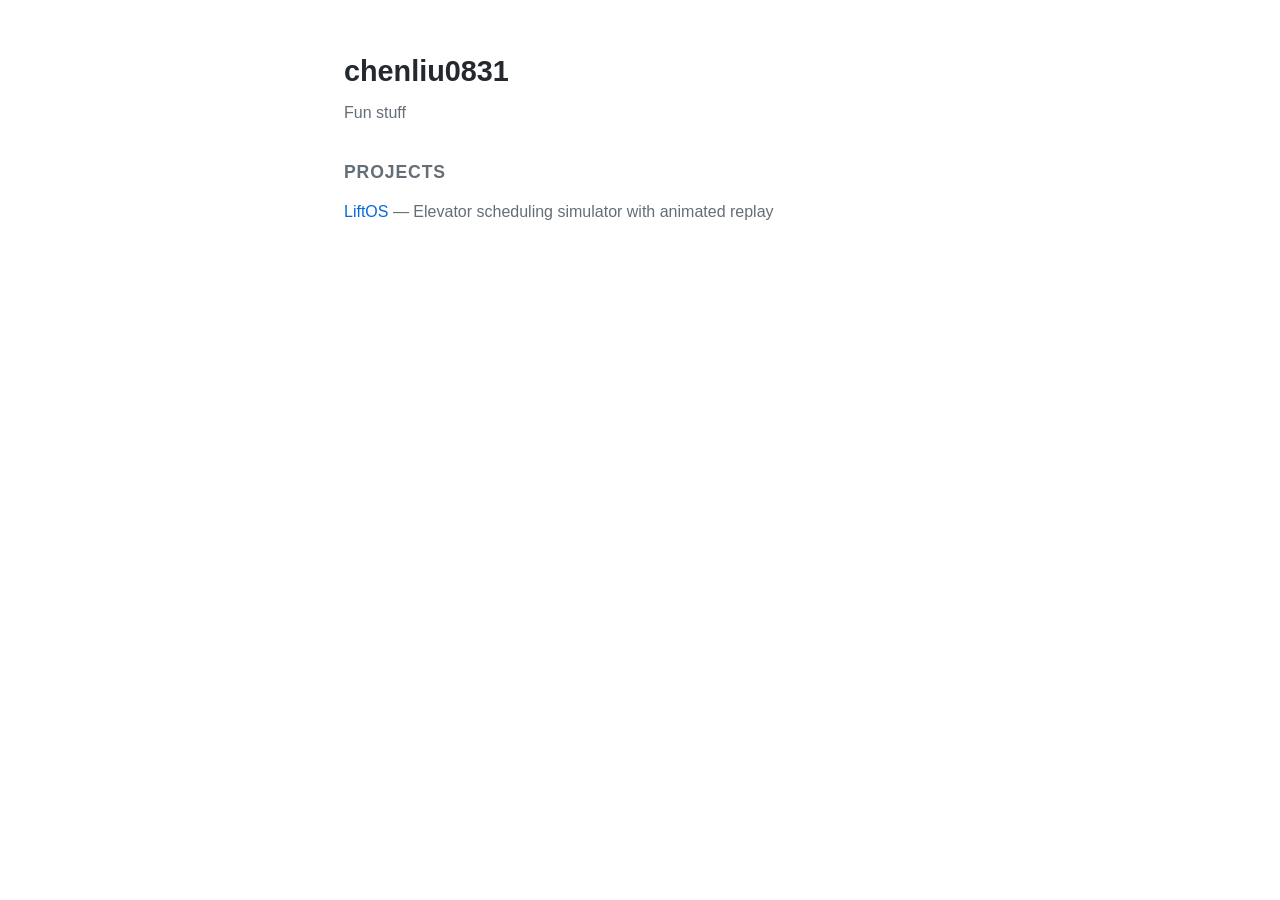
<file: index.html>
<!DOCTYPE html>
<html lang="en">
<head>
  <meta charset="UTF-8">
  <meta name="viewport" content="width=device-width, initial-scale=1.0">
  <title>chenliu0831</title>
  <style>
    * { margin: 0; padding: 0; box-sizing: border-box; }
    body {
      font-family: -apple-system, BlinkMacSystemFont, "Segoe UI", Roboto, Helvetica, Arial, sans-serif;
      color: #24292f;
      background: #fff;
      padding: 3rem 1.5rem;
      max-width: 640px;
      margin: 0 auto;
      line-height: 1.6;
    }
    h1 { font-size: 1.8rem; margin-bottom: 0.4rem; }
    p.tagline { color: #656d76; margin-bottom: 2rem; }
    h2 { font-size: 1.1rem; color: #656d76; text-transform: uppercase; letter-spacing: 0.05em; margin-bottom: 0.8rem; }
    ul { list-style: none; }
    li { margin-bottom: 0.6rem; }
    a {
      color: #0969da;
      text-decoration: none;
      font-weight: 500;
    }
    a:hover { text-decoration: underline; }
    .desc { color: #656d76; font-weight: 400; }
  </style>
</head>
<body>
  <h1>chenliu0831</h1>
  <p class="tagline">Fun stuff</p>

  <h2>Projects</h2>
  <ul>
    <li>
      <a href="/liftos/">LiftOS</a>
      <span class="desc"> &mdash; Elevator scheduling simulator with animated replay</span>
    </li>
  </ul>
</body>
</html>
</file>
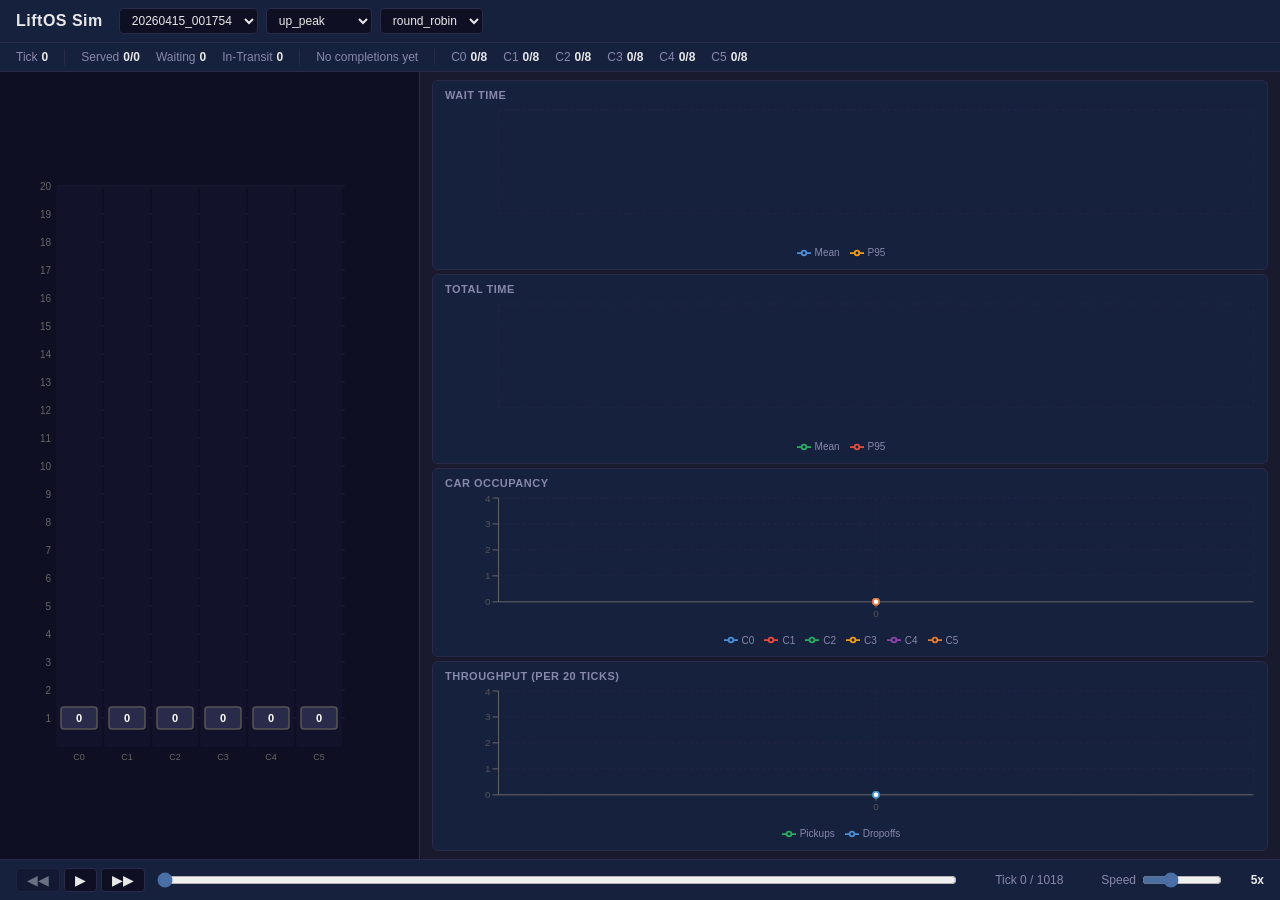
<file: liftos/index.html>
<!doctype html>
<html lang="en">
  <head>
    <meta charset="UTF-8" />
    <meta name="viewport" content="width=device-width, initial-scale=1.0" />
    <title>LiftOS Sim</title>
    <script type="module" crossorigin src="/liftos/assets/index-CVmypWmw.js"></script>
    <link rel="stylesheet" crossorigin href="/liftos/assets/index-D931dsQz.css">
  </head>
  <body>
    <div id="root"></div>
  </body>
</html>
</file>
<file: liftos/assets/index-D931dsQz.css>
*,*:before,*:after{box-sizing:border-box;margin:0;padding:0}:root{--bg-primary: #1a1a2e;--bg-secondary: #16213e;--bg-building: #0f0f23;--bg-input: #0f0f23;--text-primary: #e8e8e8;--text-secondary: #8888aa;--text-muted: #555;--accent: #4a6fa5;--border: #2a2a4a;--green: #4ade80;--orange: #f39c12;--red: #e74c3c;--blue: #4a90d9}html,body,#root{height:100%;overflow:hidden}body{font-family:-apple-system,Segoe UI,Roboto,Helvetica,Arial,sans-serif;font-size:13px;background:var(--bg-primary);color:var(--text-primary)}.app-layout{display:flex;flex-direction:column;height:100vh}.app-topbar{display:flex;align-items:center;gap:16px;padding:8px 16px;background:var(--bg-secondary);border-bottom:1px solid var(--border);flex-shrink:0}.app-title{font-size:16px;font-weight:700;letter-spacing:.5px}.app-body{display:flex;flex:1;min-height:0}.app-building{width:420px;flex-shrink:0;background:var(--bg-building);border-right:1px solid var(--border);display:flex;align-items:center;justify-content:center;overflow-y:auto;padding:12px}.app-charts{flex:1;display:flex;flex-direction:column;gap:4px;overflow-y:auto;padding:8px 12px}.loading{color:var(--text-secondary);font-size:14px}.run-selector{display:flex;gap:8px}.run-selector select{background:var(--bg-input);color:var(--text-primary);border:1px solid var(--border);border-radius:4px;padding:4px 8px;font-size:12px;cursor:pointer}.run-selector select:hover{border-color:var(--accent)}.stats-bar{display:flex;align-items:center;gap:16px;padding:6px 16px;background:var(--bg-secondary);border-bottom:1px solid var(--border);flex-shrink:0;font-size:12px;overflow-x:auto}.stat{display:flex;align-items:center;gap:4px;white-space:nowrap}.stat-label{color:var(--text-secondary)}.stat-value{color:var(--text-primary);font-weight:600;font-variant-numeric:tabular-nums}.stat-sep{width:1px;height:16px;background:var(--border)}.playback-bar{display:flex;align-items:center;gap:12px;padding:8px 16px;background:var(--bg-secondary);border-top:1px solid var(--border);flex-shrink:0}.playback-buttons{display:flex;gap:4px}.playback-buttons button{background:var(--bg-input);color:var(--text-primary);border:1px solid var(--border);border-radius:4px;padding:4px 10px;font-size:14px;cursor:pointer;line-height:1}.playback-buttons button:hover{border-color:var(--accent);background:var(--accent);color:#fff}.playback-buttons button:disabled{opacity:.4;cursor:default}.playback-buttons button:disabled:hover{border-color:var(--border);background:var(--bg-input);color:var(--text-primary)}.scrubber{flex:1;accent-color:var(--accent);cursor:pointer}.tick-display{font-variant-numeric:tabular-nums;color:var(--text-secondary);font-size:12px;min-width:120px;text-align:center}.speed-control{display:flex;align-items:center;gap:6px;font-size:12px;color:var(--text-secondary)}.speed-control input[type=range]{width:80px;accent-color:var(--accent)}.speed-value{min-width:36px;text-align:right;font-variant-numeric:tabular-nums;color:var(--text-primary);font-weight:600}.building-empty{color:var(--text-secondary);font-size:14px}.chart-container{background:var(--bg-secondary);border:1px solid var(--border);border-radius:6px;padding:8px 8px 4px 0;flex:1;min-height:140px;display:flex;flex-direction:column}.chart-title{font-size:11px;font-weight:600;color:var(--text-secondary);padding:0 0 4px 12px;text-transform:uppercase;letter-spacing:.5px}.chart-body{flex:1;min-height:0}.recharts-cartesian-grid-horizontal line,.recharts-cartesian-grid-vertical line{stroke:var(--border);stroke-opacity:.5}.recharts-text{fill:var(--text-muted);font-size:10px}.recharts-tooltip-wrapper .recharts-default-tooltip{background:var(--bg-secondary)!important;border:1px solid var(--border)!important;border-radius:4px;font-size:11px}.recharts-legend-item-text{color:var(--text-secondary)!important;font-size:10px}
</file>
